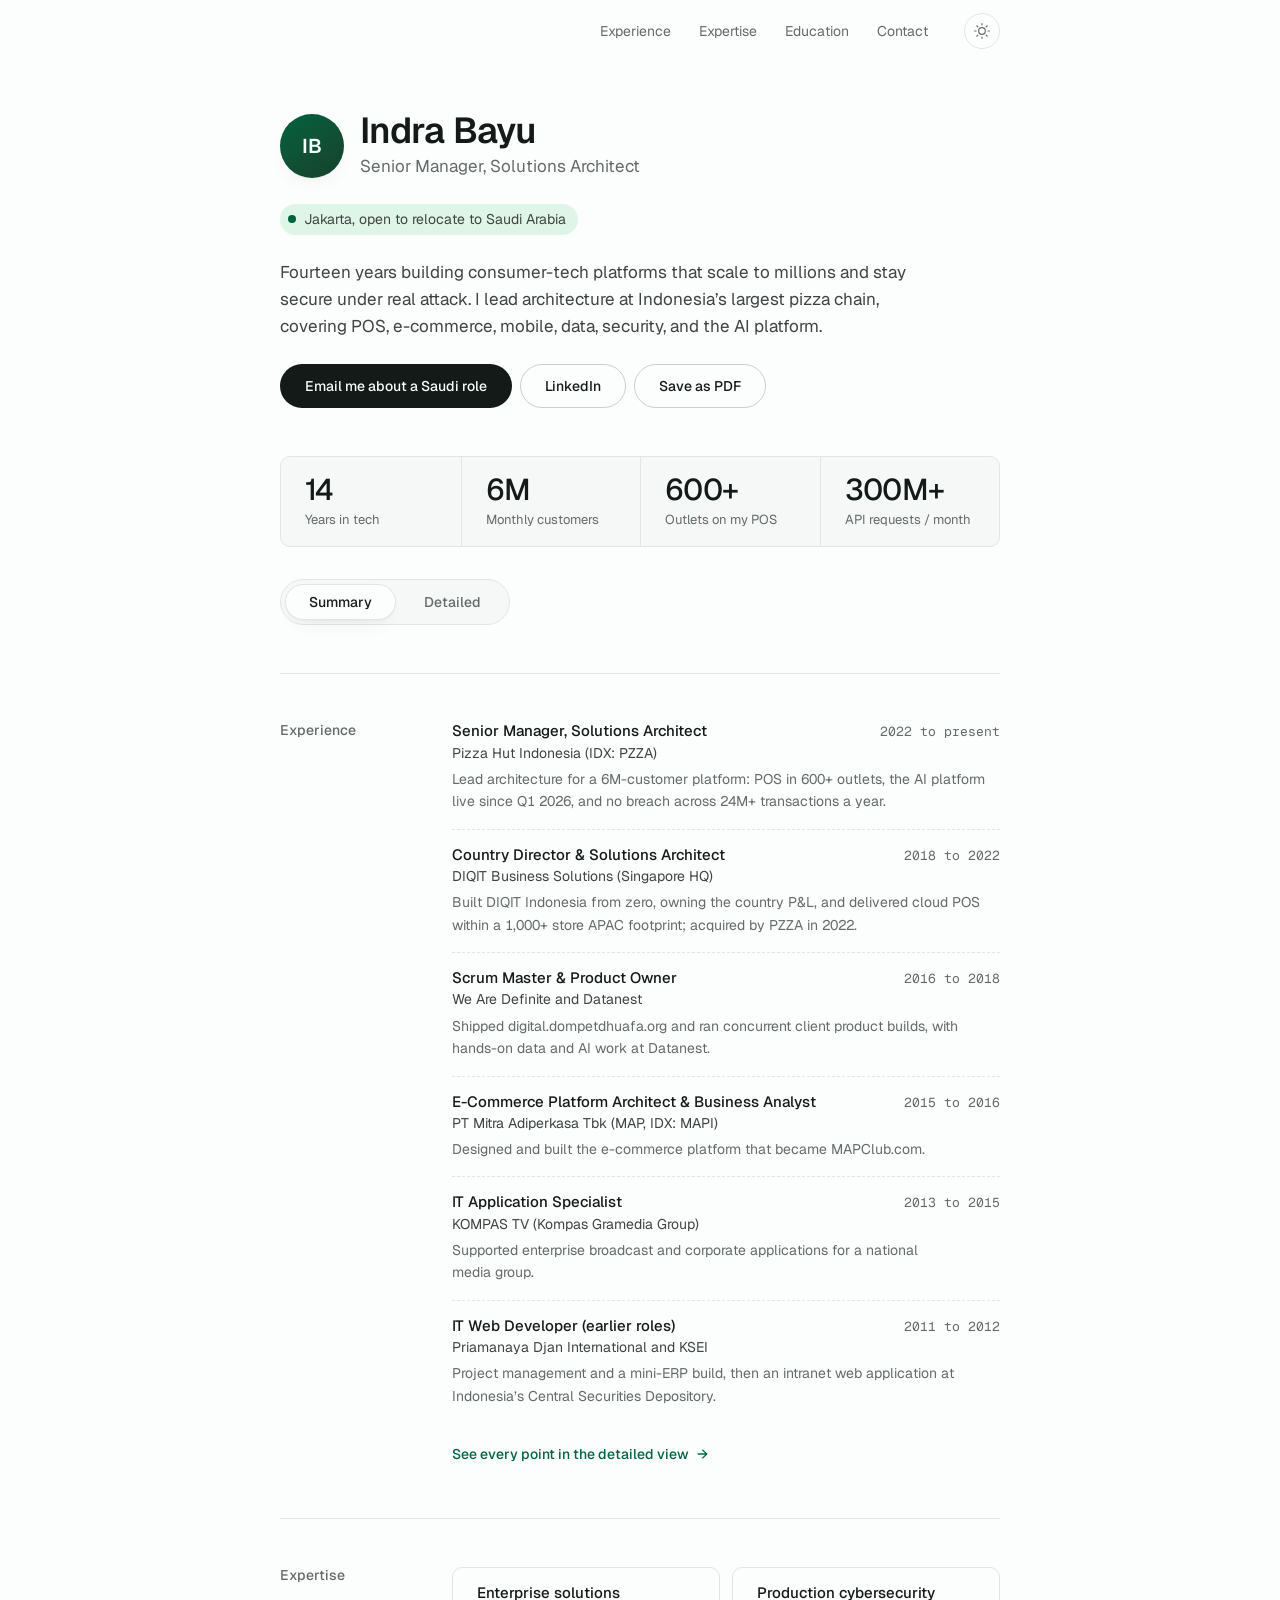
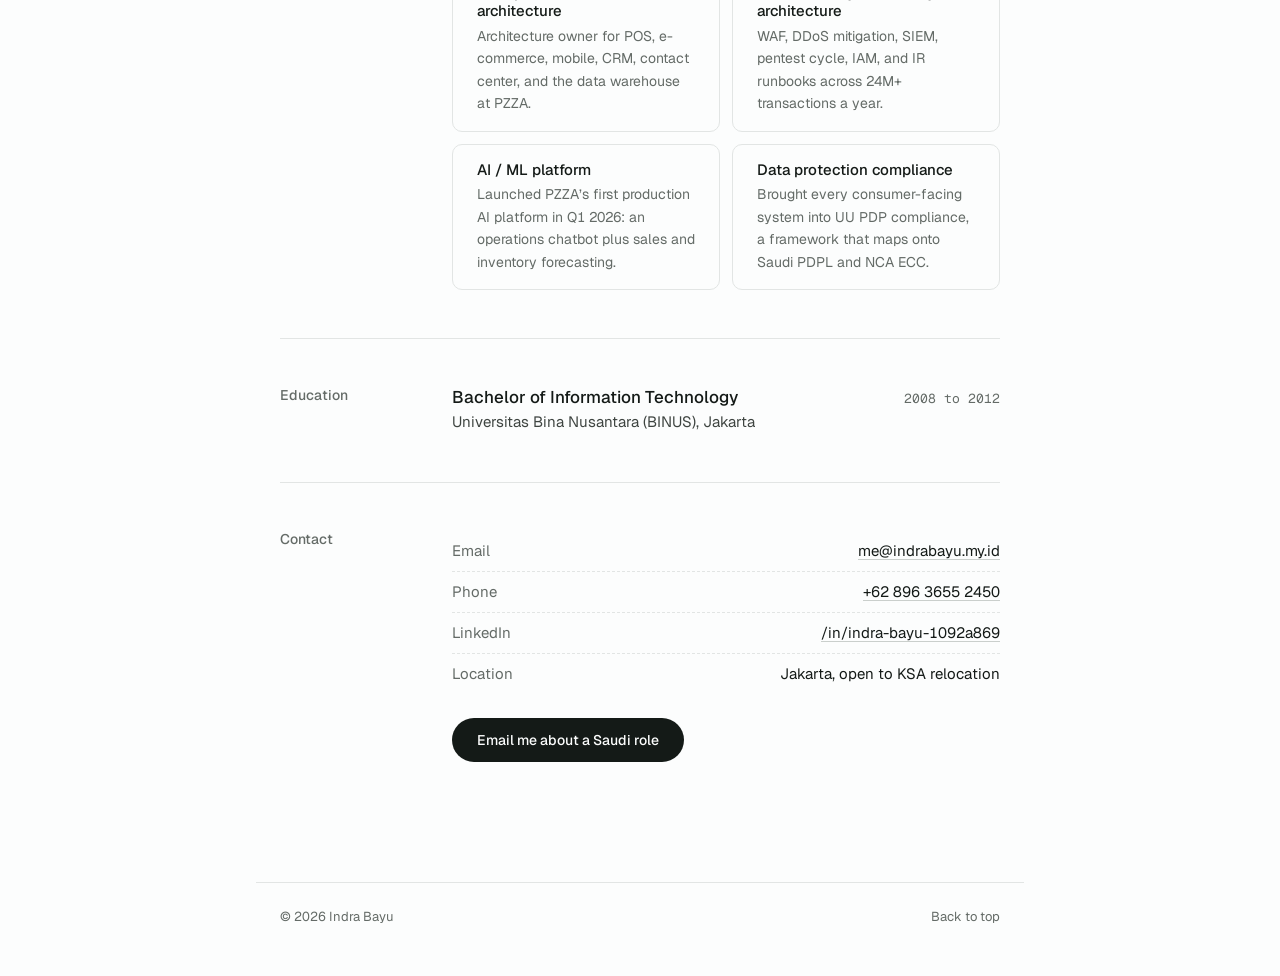
<file: index.html>
<!DOCTYPE html>
<html lang="en">
<head>
  <meta charset="UTF-8" />
  <meta name="viewport" content="width=device-width, initial-scale=1.0" />
  <title>Indra Bayu | Senior Manager, Solutions Architect</title>
  <meta name="description" content="Indra Bayu is a Senior Manager, Solutions Architect with 14 years building consumer-tech platforms that scale to millions. Targeting enterprise transformation roles under Saudi Vision 2030: cybersecurity architecture, cloud, and AI/ML platforms." />
  <meta name="author" content="Indra Bayu" />

  <!-- Open Graph -->
  <meta property="og:type" content="profile" />
  <meta property="og:title" content="Indra Bayu | Senior Manager, Solutions Architect" />
  <meta property="og:description" content="14 years building consumer-tech platforms that scale to millions and stay secure under real attack. Targeting Saudi Vision 2030 programmes in solutions architecture, cybersecurity, and AI/ML platforms." />
  <meta name="theme-color" content="#fcfdfc" />

  <link rel="preconnect" href="https://fonts.googleapis.com" />
  <link rel="preconnect" href="https://fonts.gstatic.com" crossorigin />
  <link href="https://fonts.googleapis.com/css2?family=Geist:wght@400;500;600&family=Geist+Mono:wght@400&display=swap" rel="stylesheet" />
  <link rel="stylesheet" href="styles.css?v=8" />
  <link rel="icon" href="data:image/svg+xml,%3Csvg xmlns='http://www.w3.org/2000/svg' viewBox='0 0 100 100'%3E%3Crect width='100' height='100' rx='50' fill='%231f6f55'/%3E%3Ctext x='50' y='64' font-size='40' font-family='Helvetica,Arial,sans-serif' font-weight='600' fill='%23ffffff' text-anchor='middle'%3EIB%3C/text%3E%3C/svg%3E" />
</head>
<body>
  <a class="skip-link" href="#main">Skip to content</a>

  <header class="top" id="nav">
    <div class="top__inner">
      <a class="top__brand" href="#top" aria-label="Indra Bayu, back to top">Indra Bayu</a>
      <nav class="top__links nav__links" aria-label="Primary">
        <a href="#about" data-only="detailed">About</a>
        <a href="#experience">Experience</a>
        <a href="#expertise">Expertise</a>
        <a href="#stack" data-only="detailed">Stack</a>
        <a href="#education">Education</a>
        <a href="#contact">Contact</a>
      </nav>
      <button class="theme-toggle" id="themeToggle" type="button" aria-label="Toggle color theme" title="Toggle theme">
        <svg class="theme-toggle__sun" width="16" height="16" viewBox="0 0 24 24" fill="none" stroke="currentColor" stroke-width="1.75" stroke-linecap="round" stroke-linejoin="round" aria-hidden="true"><circle cx="12" cy="12" r="5"/><line x1="12" y1="1" x2="12" y2="3"/><line x1="12" y1="21" x2="12" y2="23"/><line x1="4.22" y1="4.22" x2="5.64" y2="5.64"/><line x1="18.36" y1="18.36" x2="19.78" y2="19.78"/><line x1="1" y1="12" x2="3" y2="12"/><line x1="21" y1="12" x2="23" y2="12"/><line x1="4.22" y1="19.78" x2="5.64" y2="18.36"/><line x1="18.36" y1="5.64" x2="19.78" y2="4.22"/></svg>
        <svg class="theme-toggle__moon" width="16" height="16" viewBox="0 0 24 24" fill="none" stroke="currentColor" stroke-width="1.75" stroke-linecap="round" stroke-linejoin="round" aria-hidden="true"><path d="M21 12.79A9 9 0 1 1 11.21 3 7 7 0 0 0 21 12.79z"/></svg>
      </button>
    </div>
  </header>

  <main id="main" class="cv">
    <!-- INTRO -->
    <section class="intro" id="top" aria-labelledby="name">
      <div class="intro__id">
        <span class="avatar" aria-hidden="true">IB</span>
        <div>
          <h1 id="name" class="intro__name">Indra Bayu</h1>
          <p class="intro__title">Senior Manager, Solutions Architect</p>
        </div>
      </div>
      <p class="intro__status"><span class="dot" aria-hidden="true"></span>Jakarta, open to relocate to Saudi Arabia</p>
      <p class="intro__bio">
        Fourteen years building consumer-tech platforms that scale to millions and stay
        secure under real attack. I lead architecture at Indonesia’s largest pizza
        chain, covering POS, e-commerce, mobile, data, security, and the AI platform.
      </p>
      <div class="intro__actions">
        <a class="btn btn--primary" href="mailto:me@indrabayu.my.id?subject=Role%20opportunity%20in%20Saudi%20Arabia">Email me about a Saudi role</a>
        <a class="btn btn--ghost" href="https://www.linkedin.com/in/indra-bayu-1092a869/" target="_blank" rel="noopener">LinkedIn</a>
        <button class="btn btn--ghost" type="button" data-print hidden>Save as PDF</button>
      </div>
      <dl class="figures" aria-label="Key metrics">
        <div><dt>Years in tech</dt><dd>14</dd></div>
        <div><dt>Monthly customers</dt><dd>6M</dd></div>
        <div><dt>Outlets on my POS</dt><dd>600+</dd></div>
        <div><dt>API requests / month</dt><dd>300M+</dd></div>
      </dl>
      <div class="view" role="group" aria-label="Choose how much detail to show" data-view-switch hidden>
        <button type="button" class="view__btn" data-set-view="summary" aria-pressed="true">Summary</button>
        <button type="button" class="view__btn" data-set-view="detailed" aria-pressed="false">Detailed</button>
      </div>
    </section>

    <!-- ABOUT (detailed view) -->
    <section class="row" id="about" aria-labelledby="about-title" data-only="detailed">
      <h2 class="row__label" id="about-title">About</h2>
      <div class="row__body prose">
        <p>
          Indonesia’s largest pizza chain is an IDX-listed business running 600
          outlets, six million customers a month, and around two million digital
          orders. I lead its architecture: fifteen engineers report to me, and I
          report to the CTO.
        </p>
        <p>
          My remit covers the full stack: a two-site VoIP contact center across Jakarta
          and Solo Raya, offline-capable POS in every store, cloud POS with failover,
          the e-commerce site and mobile apps, CRM, supply chain integration, the data
          warehouse, and the AI platform we launched in Q1 2026 for an internal chatbot and
          forecasting. I also own the production security architecture (WAF, DDoS,
          SIEM, pentest, IAM, IR runbooks) and brought the platform into compliance
          with Indonesia’s UU PDP, which maps directly onto Saudi Arabia’s PDPL and NCA
          Essential Cybersecurity Controls. Cloud bill is down 20% since I took on cost
          optimization.
        </p>
        <p class="prose__note">
          Targeting senior architect and senior manager roles with Saudi consumer,
          retail, and digital platform companies aligned to Vision 2030.
        </p>
      </div>
    </section>

    <!-- EXPERIENCE -->
    <section class="row" id="experience" aria-labelledby="experience-title">
      <h2 class="row__label" id="experience-title">Experience</h2>
      <div class="row__body">
        <!-- summary view: one line per role -->
        <ol class="roles" data-only="summary">
          <li class="role">
            <div class="role__head"><h3 class="role__title">Senior Manager, Solutions Architect</h3><p class="job__period">2022 to present</p></div>
            <p class="role__org">Pizza Hut Indonesia (IDX: PZZA)</p>
            <p class="role__line">Lead architecture for a 6M-customer platform: POS in 600+ outlets, the AI platform live since Q1 2026, and no breach across 24M+ transactions a year.</p>
          </li>
          <li class="role">
            <div class="role__head"><h3 class="role__title">Country Director &amp; Solutions Architect</h3><p class="job__period">2018 to 2022</p></div>
            <p class="role__org">DIQIT Business Solutions (Singapore HQ)</p>
            <p class="role__line">Built DIQIT Indonesia from zero, owning the country P&amp;L, and delivered cloud POS within a 1,000+ store APAC footprint; acquired by PZZA in 2022.</p>
          </li>
          <li class="role">
            <div class="role__head"><h3 class="role__title">Scrum Master &amp; Product Owner</h3><p class="job__period">2016 to 2018</p></div>
            <p class="role__org">We Are Definite and Datanest</p>
            <p class="role__line">Shipped digital.dompetdhuafa.org and ran concurrent client product builds, with hands-on data and AI work at Datanest.</p>
          </li>
          <li class="role">
            <div class="role__head"><h3 class="role__title">E-Commerce Platform Architect &amp; Business Analyst</h3><p class="job__period">2015 to 2016</p></div>
            <p class="role__org">PT Mitra Adiperkasa Tbk (MAP, IDX: MAPI)</p>
            <p class="role__line">Designed and built the e-commerce platform that became MAPClub.com.</p>
          </li>
          <li class="role">
            <div class="role__head"><h3 class="role__title">IT Application Specialist</h3><p class="job__period">2013 to 2015</p></div>
            <p class="role__org">KOMPAS TV (Kompas Gramedia Group)</p>
            <p class="role__line">Supported enterprise broadcast and corporate applications for a national media group.</p>
          </li>
          <li class="role">
            <div class="role__head"><h3 class="role__title">IT Web Developer (earlier roles)</h3><p class="job__period">2011 to 2012</p></div>
            <p class="role__org">Priamanaya Djan International and KSEI</p>
            <p class="role__line">Project management and a mini-ERP build, then an intranet web application at Indonesia’s Central Securities Depository.</p>
          </li>
        </ol>
        <button type="button" class="link-btn" data-only="summary" data-set-view="detailed" data-scroll="experience" hidden>See every point in the detailed view</button>

        <!-- detailed view: every role in full -->
        <div id="timeline" data-only="detailed">
        <article class="job">
          <header class="job__head">
            <h3 class="job__role">Senior Manager, Solutions Architect</h3>
            <p class="job__period">Apr 2022 to present</p>
          </header>
          <p class="job__org">PT Sarimelati Kencana Tbk (Pizza Hut Indonesia, IDX: PZZA)</p>
          <p class="job__context">IDX-listed national F&amp;B leader, YUM! International franchisee. 600+ outlets across 36 provinces, ~6M monthly customers, ~4,400 staff. Reports to CTO. Leads 15 engineers within a 45-person Technology function. Cloud: GCP (current), AWS (prior).</p>
          <ul class="job__points">
            <li>Architecture owner for the full technology stack: two-site VoIP contact center, offline POS across 600+ outlets, cloud POS with failover, the e-commerce platform (pizzahut.co.id), iOS and Android apps, CRM, factory and supply chain integration, the enterprise data warehouse, and the AI platform. The whole stack handles roughly 2M digital orders and 300M+ API requests a month for 6M customers.</li>
            <li>Launched the AI platform in Q1 2026: internal AI chatbot for operations team and ML models for sales and inventory forecasting on a unified data platform ingesting via real-time streaming (MQTT order events, driver GPS telemetry) and batch pipelines. First AI deployment to production at PZZA.</li>
            <li>Own the production security architecture: edge WAF and DDoS mitigation, SIEM monitoring, a regular pentest cycle, IAM hardening, secrets management, and rehearsed IR runbooks. The platform held up against real DDoS and phishing attempts with no breach across 24M+ annual transactions.</li>
            <li>Cut cloud infrastructure spend by 20% through architecture changes, right-sizing, and reserved capacity, with no SLA degradation through peak ordering periods.</li>
          </ul>
          <details class="more">
            <summary><span class="more__open">Show 7 more</span><span class="more__close">Show less</span></summary>
            <ul class="job__points">
              <li>Designed a two-site VoIP contact center (Jakarta and Solo Raya) with active-passive database replication so support holds steady during a site failure: agents keep the same call context, no dropped tickets, no manual reconciliation.</li>
              <li>Built real-time driver tracking using MQTT-based IoT event streaming from the driver app into the customer order tracker, giving customers live GPS visibility of their delivery.</li>
              <li>Leading the POC and vendor evaluation for SASE across the enterprise network, assessing Cloudflare One and FortiSASE against zero-trust access, cloud-delivered security, and SD-WAN requirements.</li>
              <li>Brought the platform into UU PDP compliance across every consumer-facing system (data classification, consent flows, retention, breach response). The same framework lifts cleanly onto Saudi PDPL and NCA ECC.</li>
              <li>Designed the offline-first POS with local server failover and cloud sync so no transaction is lost when connectivity drops. That design has held across 600+ stores.</li>
              <li>Delivered a real-time inventory and COGS visibility platform, moving the business from end-of-day to intraday cost visibility to support margin management.</li>
              <li>Lead the 15-person team across architecture, integration, mobile, web, and data. Delivery runs on Agile; service management aligns to ITILv4 (incident, change, problem).</li>
            </ul>
          </details>
        </article>

        <article class="job">
          <header class="job__head">
            <h3 class="job__role">Country Director &amp; Solutions Architect</h3>
            <p class="job__period">Jul 2018 to Mar 2022</p>
          </header>
          <p class="job__org">DIQIT Business Solutions (Singapore HQ)</p>
          <p class="job__context">Regional digital solutions firm. Cloud POS platform across 1,000+ stores in Japan, Indonesia, Singapore, and Vietnam. Indonesia operations acquired by PT Sarimelati Kencana Tbk in 2022.</p>
          <ul class="job__points">
            <li>Scaled DIQIT Indonesia from zero, owning country P&amp;L, client acquisition, solutions architecture, and a 10-person delivery team across the full requirements-to-release cycle for retail and F&amp;B clients.</li>
            <li>Delivered cloud POS and e-commerce to Indonesian clients, contributing to the platform’s 1,000+ store footprint across four APAC markets.</li>
            <li>Part of the DIQIT Indonesia team brought across in the 2022 acquisition, transitioning into the Senior Manager Solutions Architect role at PZZA to lead the technology integration.</li>
          </ul>
        </article>

        <article class="job">
          <header class="job__head">
            <h3 class="job__role">Scrum Master &amp; Product Owner</h3>
            <p class="job__period">Sep 2016 to Jul 2018</p>
          </header>
          <p class="job__org">We Are Definite and Datanest</p>
          <p class="job__context">Digital product agency (We Are Definite) and AI/data analytics startup (Datanest). Client-facing product delivery across Indonesia.</p>
          <ul class="job__points">
            <li>Shipped digital.dompetdhuafa.org for Dompet Dhuafa, Indonesia’s largest Islamic philanthropy organization, wearing three hats (product manager, scrum master, DevOps lead) from discovery through live.</li>
            <li>Ran multiple concurrent client product builds through discovery, backlog, sprints, and release. Picked up hands-on data and AI exposure at Datanest that made the later PZZA AI platform feel familiar.</li>
          </ul>
        </article>

        <article class="job">
          <header class="job__head">
            <h3 class="job__role">E-Commerce Platform Architect &amp; Business Analyst</h3>
            <p class="job__period">Jun 2015 to Sep 2016</p>
          </header>
          <p class="job__org">PT Mitra Adiperkasa Tbk (MAP, IDX: MAPI)</p>
          <p class="job__context">Indonesia’s #1 lifestyle retailer, IDX-listed. 150+ international brands, 2,000+ retail stores.</p>
          <ul class="job__points">
            <li>Designed and built the e-commerce platform that became MAPClub.com, MAP’s loyalty and commerce platform, covering business analysis, system analysis, architecture, and delivery.</li>
            <li>Worked on omnichannel integration across MAP’s multi-brand estate, an early look at the patterns I now use daily at PZZA.</li>
          </ul>
        </article>

        <article class="job">
          <header class="job__head">
            <h3 class="job__role">IT Application Specialist</h3>
            <p class="job__period">Jan 2013 to Mar 2015</p>
          </header>
          <p class="job__org">PT Gramedia Media Nusantara (KOMPAS TV / Kompas Gramedia Group)</p>
          <p class="job__context">National free-to-air broadcaster, part of Kompas Gramedia (Indonesia’s largest media conglomerate).</p>
          <ul class="job__points">
            <li>Supported and enhanced enterprise broadcast and corporate applications for a national media group reaching millions of viewers.</li>
          </ul>
        </article>

        <article class="job">
          <header class="job__head">
            <h3 class="job__role">IT Web Developer (earlier roles)</h3>
            <p class="job__period">Feb 2011 to Feb 2012</p>
          </header>
          <p class="job__org">PT Priamanaya Djan International and PT Kustodian Sentral Efek Indonesia (KSEI)</p>
          <p class="job__context">Priamanaya (EPC/property): project management and a mini-ERP build. KSEI internship at Indonesia’s Central Securities Depository: intranet web application.</p>
          <ul class="job__points">
            <li>Delivered project management and a mini-ERP build at Priamanaya, and built an intranet web application during the KSEI internship.</li>
          </ul>
        </article>
        </div>
      </div>
    </section>

    <!-- EXPERTISE -->
    <section class="row" id="expertise" aria-labelledby="expertise-title">
      <h2 class="row__label" id="expertise-title">Expertise</h2>
      <div class="row__body">
        <ul class="skills" id="skillsGrid">
          <li class="skill">
            <h3 class="skill__title">Enterprise solutions architecture</h3>
            <p class="skill__proof">Architecture owner for POS, e-commerce, mobile, CRM, contact center, and the data warehouse at PZZA.</p>
          </li>
          <li class="skill">
            <h3 class="skill__title">Production cybersecurity architecture</h3>
            <p class="skill__proof">WAF, DDoS mitigation, SIEM, pentest cycle, IAM, and IR runbooks across 24M+ transactions a year.</p>
          </li>
          <li class="skill">
            <h3 class="skill__title">AI / ML platform</h3>
            <p class="skill__proof">Launched PZZA’s first production AI platform in Q1 2026: an operations chatbot plus sales and inventory forecasting.</p>
          </li>
          <li class="skill">
            <h3 class="skill__title">Data protection compliance</h3>
            <p class="skill__proof">Brought every consumer-facing system into UU PDP compliance, a framework that maps onto Saudi PDPL and NCA ECC.</p>
          </li>
        </ul>
        <div data-only="detailed">
        <h3 class="sub">Also own</h3>
        <ul class="tags" id="skillsMore">
          <li>Omnichannel &amp; e-commerce platforms</li>
          <li>Data warehouse &amp; ML pipelines</li>
          <li>Cloud architecture (AWS, Azure, GCP)</li>
          <li>iOS &amp; Android platforms</li>
          <li>Microservices &amp; event-driven design</li>
          <li>DevOps, CI/CD &amp; FinOps</li>
          <li>API gateway &amp; system integration</li>
          <li>Offline-first POS at national scale</li>
          <li>IoT / MQTT real-time streaming</li>
          <li>Vendor &amp; cross-functional leadership</li>
          <li>P&amp;L and country-level operations</li>
        </ul>
        </div>
      </div>
    </section>

    <!-- STACK (detailed view) -->
    <section class="row" id="stack" aria-labelledby="stack-title" data-only="detailed">
      <h2 class="row__label" id="stack-title">Stack</h2>
      <div class="row__body">
        <dl class="stack" id="techStack">
          <div class="stack__group">
            <dt>Cloud &amp; Infrastructure</dt>
            <dd><ul class="tags"><li>GCP</li><li>AWS</li><li>Azure</li><li>Kubernetes</li><li>Docker</li><li>Terraform</li><li>Cloudflare</li><li>CI/CD</li><li>Linux</li></ul></dd>
          </div>
          <div class="stack__group">
            <dt>Data &amp; AI</dt>
            <dd><ul class="tags"><li>BigQuery</li><li>Kafka</li><li>MQTT</li><li>Airflow</li><li>LangGraph</li><li>Vertex AI</li><li>Python</li><li>Looker Studio</li></ul></dd>
          </div>
          <div class="stack__group">
            <dt>Backend &amp; Platform</dt>
            <dd><ul class="tags"><li>Go</li><li>Node.js</li><li>PostgreSQL</li><li>MySQL</li><li>Redis</li><li>REST &amp; gRPC</li><li>API Gateway</li><li>iOS &amp; Android</li></ul></dd>
          </div>
          <div class="stack__group">
            <dt>Security &amp; Compliance</dt>
            <dd><ul class="tags"><li>WAF &amp; DDoS</li><li>SIEM</li><li>Zero Trust / SASE</li><li>IAM</li><li>Secrets Management</li><li>Pentest Cycle</li><li>UU PDP</li></ul></dd>
          </div>
        </dl>
      </div>
    </section>

    <!-- EDUCATION & LANGUAGES -->
    <section class="row" id="education" aria-labelledby="education-title">
      <h2 class="row__label" id="education-title">Education</h2>
      <div class="row__body">
        <article class="job job--flat">
          <header class="job__head">
            <h3 class="job__role">Bachelor of Information Technology</h3>
            <p class="job__period">2008 to 2012</p>
          </header>
          <p class="job__org">Universitas Bina Nusantara (BINUS), Jakarta</p>
        </article>
        <div data-only="detailed">
        <h3 class="sub">Continuous learning</h3>
        <ul class="plain">
          <li>AWS solutions architecture (self-directed)</li>
          <li>Saudi PDPL &amp; NCA Essential Cybersecurity Controls (self-directed)</li>
          <li>Open-source communities</li>
          <li>AI-assisted product development tooling</li>
        </ul>
        <h3 class="sub">Languages</h3>
        <dl class="pairs">
          <div><dt>Indonesian</dt><dd>Native</dd></div>
          <div><dt>English</dt><dd>Professional working</dd></div>
          <div><dt>Arabic</dt><dd>Beginner (studying)</dd></div>
        </dl>
        </div>
      </div>
    </section>

    <!-- CONTACT -->
    <section class="row" id="contact" aria-labelledby="contact-title">
      <h2 class="row__label" id="contact-title">Contact</h2>
      <div class="row__body">
        <dl class="pairs pairs--links">
          <div><dt>Email</dt><dd><a href="mailto:me@indrabayu.my.id">me@indrabayu.my.id</a></dd></div>
          <div><dt>Phone</dt><dd><a href="tel:+6289636552450">+62&nbsp;896&nbsp;3655&nbsp;2450</a></dd></div>
          <div><dt>LinkedIn</dt><dd><a href="https://www.linkedin.com/in/indra-bayu-1092a869/" target="_blank" rel="noopener">/in/indra-bayu-1092a869</a></dd></div>
          <div><dt>Location</dt><dd>Jakarta, open to KSA relocation</dd></div>
        </dl>
        <p class="contact__cta">
          <a class="btn btn--primary" href="mailto:me@indrabayu.my.id?subject=Role%20opportunity%20in%20Saudi%20Arabia">Email me about a Saudi role</a>
        </p>
      </div>
    </section>
  </main>

  <footer class="foot">
    <p>© <span id="year">2026</span> Indra Bayu</p>
    <a href="#top">Back to top</a>
  </footer>

  <script src="/script.js?v=8" defer></script>
</body>
</html>
</file>
<file: styles.css>
/* Indra Bayu resume: "lean CV" layout (25 Oct 2026, third pass, after Almanac and Lumen
   were both rejected). One centred column, a label column per section in the read.cv
   manner, Geist throughout, Geist Mono for dates and figures, one green accent used only
   for the status dot, link hovers, "show more" and focus.
   Linter notes (Hallmark sloplint, editorial): the section labels (54), words per screen and
   intro blocks (58) and "UU PDP" in capitals (67) are kept on purpose: this is a CV, the
   labels are the read.cv structure the owner asked for, and UU PDP is a law's name. Light by default, dark via the system
   or the toggle, print-ready. Tokens in tokens.css, base rules in base.css. */
@import url("./tokens.css?v=8");
@import url("./base.css?v=8");

.skip-link { position: absolute; left: var(--space-md); top: -100px; z-index: 50; padding: var(--space-xs) var(--space-md); border-radius: var(--radius-pill); background: var(--color-ink); color: var(--color-paper); text-decoration: none; }
.skip-link:focus-visible { top: var(--space-md); }

/* top bar */
.top { position: sticky; top: 0; z-index: 20; background: color-mix(in oklab, var(--color-paper) 86%, transparent); backdrop-filter: saturate(1.4) blur(10px); -webkit-backdrop-filter: saturate(1.4) blur(10px); border-bottom: var(--rule) solid transparent; transition: border-color var(--dur-short) var(--ease-out); }
.top.is-scrolled { border-bottom-color: var(--color-rule); }
.top__inner { display: flex; align-items: center; gap: var(--space-lg); max-width: calc(var(--measure) + 2 * var(--gutter)); margin-inline: auto; padding: var(--space-sm) var(--gutter); }
.top__brand { font-weight: 600; text-decoration: none; white-space: nowrap; transition: opacity var(--dur-short) var(--ease-out), transform var(--dur-short) var(--ease-out); }
/* the name hides only once the script is running, and returns after the intro scrolls away */
:root.js .top:not(.is-scrolled) .top__brand { opacity: 0; transform: translateY(var(--space-2xs)); }
.top__links { display: flex; gap: var(--space-2xs); margin-left: auto; overflow-x: auto; scrollbar-width: none; }
.top__links::-webkit-scrollbar { display: none; }
.top__links a { padding: var(--space-xs) var(--space-sm); border-radius: var(--radius-pill); font-size: var(--text-sm); color: var(--color-muted); text-decoration: none; white-space: nowrap; transition: color var(--dur-short) var(--ease-out), background-color var(--dur-short) var(--ease-out); }
.top__links a:hover { color: var(--color-ink); background: var(--color-surface); }
.top__links a.is-active { color: var(--color-ink); background: var(--color-surface); }
.theme-toggle { display: grid; place-items: center; flex: none; width: 36px; height: 36px; padding: 0; border: var(--rule) solid var(--color-rule); border-radius: var(--radius-pill); background: transparent; color: var(--color-muted); cursor: pointer; transition: color var(--dur-short) var(--ease-out), border-color var(--dur-short) var(--ease-out); }
.theme-toggle:hover { color: var(--color-ink); border-color: var(--color-rule-2); }
.theme-toggle__moon { display: none; }
:root[data-theme="dark"] .theme-toggle__sun { display: none; }
:root[data-theme="dark"] .theme-toggle__moon { display: block; }
@media (prefers-color-scheme: dark) {
  :root:not([data-theme="light"]) .theme-toggle__sun { display: none; }
  :root:not([data-theme="light"]) .theme-toggle__moon { display: block; }
}

/* page column */
.cv { max-width: calc(var(--measure) + 2 * var(--gutter)); margin-inline: auto; padding: var(--space-2xl) var(--gutter) var(--space-3xl); }

/* intro */
.intro { padding-bottom: var(--space-2xl); }
.intro > * { animation: rise var(--dur-reveal) var(--ease-out) both; }
.intro > :nth-child(2) { animation-delay: 60ms; }
.intro > :nth-child(3) { animation-delay: 120ms; }
.intro > :nth-child(4) { animation-delay: 180ms; }
.intro > :nth-child(5) { animation-delay: 240ms; }
@keyframes rise { from { opacity: 0; transform: translateY(8px); } }
.intro__id { display: flex; align-items: center; gap: var(--space-md); }
.avatar { display: grid; place-items: center; flex: none; width: 64px; height: 64px; border-radius: 50%; background: linear-gradient(145deg, var(--color-accent), color-mix(in oklab, var(--color-accent) 55%, var(--color-ink))); color: var(--color-accent-ink); font-weight: 600; font-size: 1.25rem; letter-spacing: 0.02em; box-shadow: var(--shadow-soft); }
.intro__name { font-size: var(--text-name); font-weight: 600; letter-spacing: -0.025em; line-height: 1.1; }
.intro__title { margin-top: 2px; color: var(--color-muted); font-size: var(--text-lg); }
.intro__status { display: inline-flex; align-items: center; gap: var(--space-xs); margin-top: var(--space-lg); padding: var(--space-2xs) var(--space-sm) var(--space-2xs) var(--space-xs); border-radius: var(--radius-pill); background: var(--color-accent-soft); color: var(--color-ink-2); font-size: var(--text-sm); }
.dot { position: relative; width: 8px; height: 8px; border-radius: 50%; background: var(--color-accent); }
.dot::after { content: ""; position: absolute; inset: -4px; border-radius: 50%; border: 2px solid var(--color-accent); opacity: 0; animation: ping 2.4s var(--ease-out) 1s 3; }
@keyframes ping { 0% { opacity: 0.5; transform: scale(0.6); } 100% { opacity: 0; transform: scale(1.6); } }
.intro__bio { margin-top: var(--space-lg); max-width: 60ch; font-size: var(--text-lg); line-height: 1.6; color: var(--color-ink-2); }
.intro__actions { display: flex; flex-wrap: wrap; gap: var(--space-xs); margin-top: var(--space-lg); }

/* buttons */
.btn { display: inline-flex; align-items: center; justify-content: center; min-height: 44px; padding: 0 var(--space-lg); border: var(--rule) solid transparent; border-radius: var(--radius-pill); font: 500 var(--text-sm)/1 var(--font-body); text-decoration: none; white-space: nowrap; cursor: pointer; transition: background-color var(--dur-short) var(--ease-out), border-color var(--dur-short) var(--ease-out), color var(--dur-short) var(--ease-out), transform 120ms var(--ease-out); }
.btn--primary { background: var(--color-ink); color: var(--color-paper); }
.btn--primary:hover { background: var(--color-accent); color: var(--color-accent-ink); }
.btn--ghost { background: transparent; border-color: var(--color-rule-2); color: var(--color-ink); }
.btn--ghost:hover { background: var(--color-surface); border-color: var(--color-muted); }
.btn:active { transform: scale(0.98); }
.btn:disabled, .btn[aria-disabled="true"] { opacity: 0.5; cursor: not-allowed; }

/* figures */
.figures { display: grid; grid-template-columns: repeat(4, minmax(0, 1fr)); margin-top: var(--space-2xl); border: var(--rule) solid var(--color-rule); border-radius: var(--radius); background: var(--color-surface); overflow: hidden; }
.figures div { display: flex; flex-direction: column-reverse; gap: 2px; padding: var(--space-md) var(--space-lg); border-left: var(--rule) solid var(--color-rule); }
.figures div:first-child { border-left: 0; }
.figures dt { font-size: var(--text-xs); color: var(--color-muted); }
.figures dd { font: 500 var(--text-fig)/1.15 var(--font-body); letter-spacing: -0.02em; color: var(--color-ink); }

/* section rows: label left, body right */
.row { display: grid; grid-template-columns: var(--label-col) minmax(0, 1fr); gap: var(--space-lg); padding-block: var(--space-2xl); border-top: var(--rule) solid var(--color-rule); }
.row__label { position: sticky; top: 72px; align-self: start; font-size: var(--text-sm); font-weight: 500; color: var(--color-muted); }
.row__body { min-width: 0; }
.prose { display: grid; gap: var(--space-md); color: var(--color-ink-2); }
.prose__note { padding-left: var(--space-md); border-left: 2px solid var(--color-accent); color: var(--color-ink); }

/* jobs */
.job { padding-bottom: var(--space-xl); }
.job + .job { padding-top: var(--space-xl); border-top: var(--rule) dashed var(--color-rule); }
.job:last-child { padding-bottom: 0; }
.job__head { display: flex; flex-wrap: wrap; align-items: baseline; justify-content: space-between; gap: 2px var(--space-md); }
.job__role { font-size: var(--text-lg); font-weight: 500; color: var(--color-ink); }
.job__period { font: 400 var(--text-xs)/1.4 var(--font-mono); color: var(--color-muted); white-space: nowrap; }
.job__org { margin-top: 2px; color: var(--color-ink-2); }
.job__context { margin-top: var(--space-xs); font-size: var(--text-sm); color: var(--color-muted); }
.job__points { display: grid; gap: var(--space-xs); margin-top: var(--space-md); list-style: none; color: var(--color-ink-2); }
.job__points li { position: relative; padding-left: var(--space-md); }
.job__points li::before { content: ""; position: absolute; left: 0; top: 0.72em; width: 5px; height: 5px; border-radius: 50%; background: var(--color-rule-2); }
.job--flat { padding-bottom: 0; }
.more { margin-top: var(--space-xs); }
.more > .job__points { margin-top: var(--space-xs); }
.more summary { display: inline-flex; align-items: center; gap: var(--space-xs); margin-top: var(--space-xs); padding: var(--space-2xs) 0; font-size: var(--text-sm); font-weight: 500; color: var(--color-accent); cursor: pointer; list-style: none; }
.more summary::-webkit-details-marker { display: none; }
.more summary::after { content: ""; width: 6px; height: 6px; border-right: 1.5px solid currentColor; border-bottom: 1.5px solid currentColor; transform: translateY(-2px) rotate(45deg); transition: transform var(--dur-short) var(--ease-out); }
.more[open] summary::after { transform: translateY(1px) rotate(-135deg); }
.more summary:hover { text-decoration: underline; text-underline-offset: 0.2em; }
.more__close, .more[open] .more__open { display: none; }
.more[open] .more__close { display: inline; }
.more[open] summary { order: 2; }
.more[open] { display: flex; flex-direction: column; align-items: flex-start; }

/* expertise */
.skills { display: grid; grid-template-columns: repeat(2, minmax(0, 1fr)); gap: var(--space-sm); list-style: none; }
.skill { padding: var(--space-md) var(--space-lg); border: var(--rule) solid var(--color-rule); border-radius: var(--radius); background: var(--color-paper); transition: border-color var(--dur-short) var(--ease-out), box-shadow var(--dur-short) var(--ease-out), transform var(--dur-short) var(--ease-out); }
.skill:hover { border-color: var(--color-rule-2); box-shadow: var(--shadow-soft); transform: translateY(-1px); }
.skill__title { font-size: var(--text-md); font-weight: 500; color: var(--color-ink); }
.skill__proof { margin-top: var(--space-2xs); font-size: var(--text-sm); color: var(--color-muted); }
.sub { margin: var(--space-xl) 0 var(--space-sm); font-size: var(--text-sm); font-weight: 500; color: var(--color-ink); }
.tags { display: flex; flex-wrap: wrap; gap: var(--space-xs); list-style: none; }
.tags li { padding: var(--space-2xs) var(--space-sm); border: var(--rule) solid var(--color-rule); border-radius: var(--radius-pill); background: var(--color-surface); font-size: var(--text-xs); color: var(--color-ink-2); }

/* stack */
.stack { display: grid; gap: var(--space-lg); }
.stack__group { display: grid; gap: var(--space-xs); }
.stack dt { font-size: var(--text-sm); font-weight: 500; color: var(--color-ink); }

/* education, languages, contact */
.plain { display: grid; gap: var(--space-2xs); list-style: none; color: var(--color-ink-2); }
.pairs div { display: flex; justify-content: space-between; gap: var(--space-md); padding-block: var(--space-xs); border-bottom: var(--rule) dashed var(--color-rule); }
.pairs div:last-child { border-bottom: 0; }
.pairs dt { color: var(--color-ink); }
.pairs dd { color: var(--color-muted); text-align: right; }
.pairs--links dt { color: var(--color-muted); }
.pairs--links dd { color: var(--color-ink); }
.pairs--links a { text-decoration: underline; text-decoration-color: var(--color-rule-2); transition: text-decoration-color var(--dur-short) var(--ease-out), color var(--dur-short) var(--ease-out); }
.pairs--links a:hover { color: var(--color-accent); text-decoration-color: currentColor; }
.contact__cta { margin-top: var(--space-lg); }

/* footer */
.foot { display: flex; justify-content: space-between; gap: var(--space-md); max-width: calc(var(--measure) + 2 * var(--gutter)); margin-inline: auto; padding: var(--space-lg) var(--gutter) var(--space-2xl); border-top: var(--rule) solid var(--color-rule); font-size: var(--text-xs); color: var(--color-muted); }
.foot a { text-decoration: none; }
.foot a:hover { color: var(--color-ink); }

/* summary / detailed views
   Without scripting the root has no data-view: every detailed block shows and the
   summary-only blocks stay hidden, so nothing is lost. script.js sets data-view. */
[data-only="summary"] { display: none !important; }
:root[data-view="summary"] [data-only="summary"] { display: revert !important; }
:root[data-view="summary"] [data-only="detailed"] { display: none !important; }
:root[data-view="summary"] .roles[data-only="summary"] { display: grid !important; }
:root[data-view="summary"] .link-btn[data-only="summary"] { display: inline-flex !important; }
.view { display: inline-flex; gap: var(--space-2xs); margin-top: var(--space-xl); padding: var(--space-2xs); border: var(--rule) solid var(--color-rule); border-radius: var(--radius-pill); background: var(--color-surface); }
.view__btn { min-height: 36px; padding: 0 var(--space-lg); border: 0; border-radius: var(--radius-pill); background: transparent; color: var(--color-muted); font-size: var(--text-sm); font-weight: 500; cursor: pointer; transition: background-color var(--dur-short) var(--ease-out), color var(--dur-short) var(--ease-out), box-shadow var(--dur-short) var(--ease-out); }
.view__btn:hover { color: var(--color-ink); }
.view__btn[aria-pressed="true"] { background: var(--color-paper); color: var(--color-ink); box-shadow: var(--shadow-soft), inset 0 0 0 var(--rule) var(--color-rule); }
.roles { display: grid; gap: 0; list-style: none; }
.role { padding-block: var(--space-md); border-top: var(--rule) dashed var(--color-rule); }
.role:first-child { padding-top: 0; border-top: 0; }
.role__head { display: flex; flex-wrap: wrap; align-items: baseline; justify-content: space-between; gap: 2px var(--space-md); }
.role__title { font-size: var(--text-md); font-weight: 500; color: var(--color-ink); }
.role__org { color: var(--color-ink-2); font-size: var(--text-sm); }
.role__line { margin-top: var(--space-2xs); font-size: var(--text-sm); color: var(--color-muted); }
.link-btn { display: inline-flex; align-items: center; gap: var(--space-xs); margin-top: var(--space-md); padding: var(--space-2xs) 0; border: 0; background: none; color: var(--color-accent); font-size: var(--text-sm); font-weight: 500; cursor: pointer; }
.link-btn::after { content: "→"; transition: transform var(--dur-short) var(--ease-out); }
.link-btn:hover::after { transform: translateX(3px); }
.link-btn:hover { text-decoration: underline; text-underline-offset: 0.2em; }

/* 404 */
.nf { display: grid; align-content: center; justify-items: start; gap: var(--space-md); max-width: calc(var(--measure) + 2 * var(--gutter)); min-height: 100svh; margin-inline: auto; padding: var(--space-3xl) var(--gutter); }
.nf h1 { font-size: var(--text-name); font-weight: 600; letter-spacing: -0.025em; }
.nf .lead { color: var(--color-muted); }

@media (max-width: 44rem) {
  :root { --gutter: 20px; }
  .top__brand { display: none; }
  .top__links { margin-left: 0; flex: 1; }
  .row { grid-template-columns: minmax(0, 1fr); gap: var(--space-md); }
  .row__label { position: static; }
  .figures { grid-template-columns: repeat(2, minmax(0, 1fr)); }
  .figures div:nth-child(3) { border-left: 0; }
  .figures div:nth-child(n+3) { border-top: var(--rule) solid var(--color-rule); }
  .skills { grid-template-columns: minmax(0, 1fr); }
}

@media print {
  @page { margin: 14mm; }
  .top, .skip-link, .intro__actions, .contact__cta, .foot a, .view, .link-btn { display: none !important; }
  .cv { padding-top: 0; }
  .intro > *, .dot::after { animation: none; }
  .row__label { position: static; }
  .more summary { display: none; }
  .more > .job__points { display: grid; }
  .job, .skill, .stack__group { break-inside: avoid; }
}
</file>
